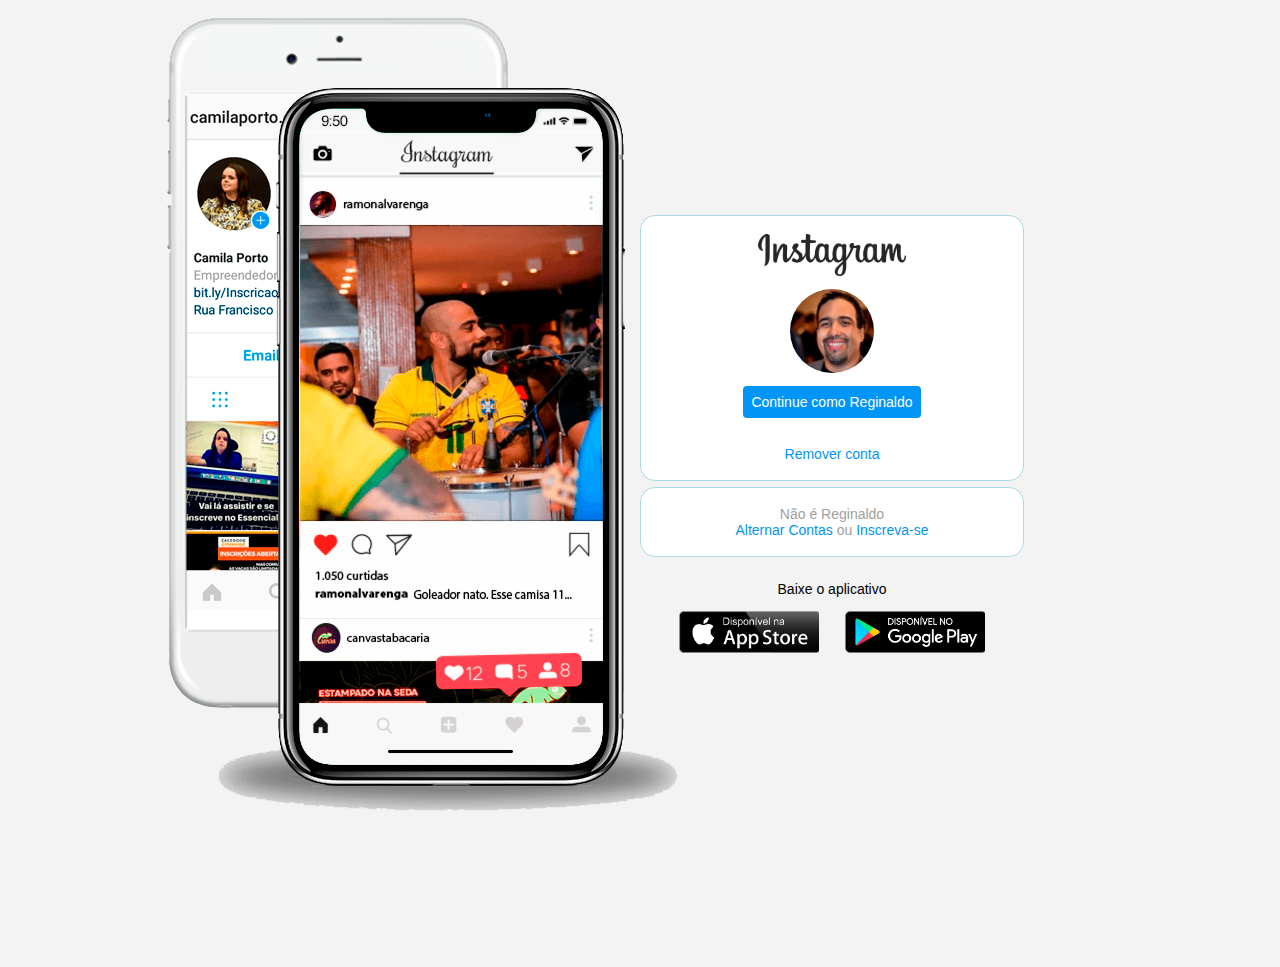
<file: Projetos/index.html>
<!DOCTYPE html>
<html lang="pt-BR">
<head>
    <meta charset="UTF-8">
    <link rel="stylesheet" href="./css/style.css">
    <title>Instagram de Reginaldo</title>
</head>
<body>
    <div class="corpo_da_pagina">
        <div class="coluna_esquerda">
            <img src="./image/celular.png" alt="Foto de um celulara">
        </div>
        <div class="coluna_direita">
            <div class="grupo_branco">
                <img src="./image/instagram-logo.png" class="logo" alt="Logomarca do Instagram">
                <div class="foto_perfil">
                    <img src="./image/foto_minha.jpg" alt="Foto do meu perfil">
                </div>    
                
                <a href="./html/pag_res_continue.html" class="login">Continue como Reginaldo</a>
                <a href="./html/pag_res_logout.html" class="logout">Remover conta</a>
            </div>       
            <div class="grupo_branco">
                <p class="nao_conta">Não é Reginaldo</p>
                <p class="nao_conta">
                    <span class="link_azul"><a href="./html/pag_res_trocar.html" class="link_azul">Alternar Contas</a></span>
                    ou 
                    <span class="link_azul"><a href="./html/pag_res_ins.html" class="link_azul">Inscreva-se</a></span>
                </p>
            </div>
                <div class="baixar_app">
                    <p class="baixar">Baixe o aplicativo</p>
                    <div class="botoes">
                        <a href="./html/pag_res_apple.html" class="baixe_app"></a>
                        <a href="./html/pag_res_google.html" class="baixe_app"></a>
                    </div>
                </div>
        </div>
    </div>
    
</body>






</html>
</file>
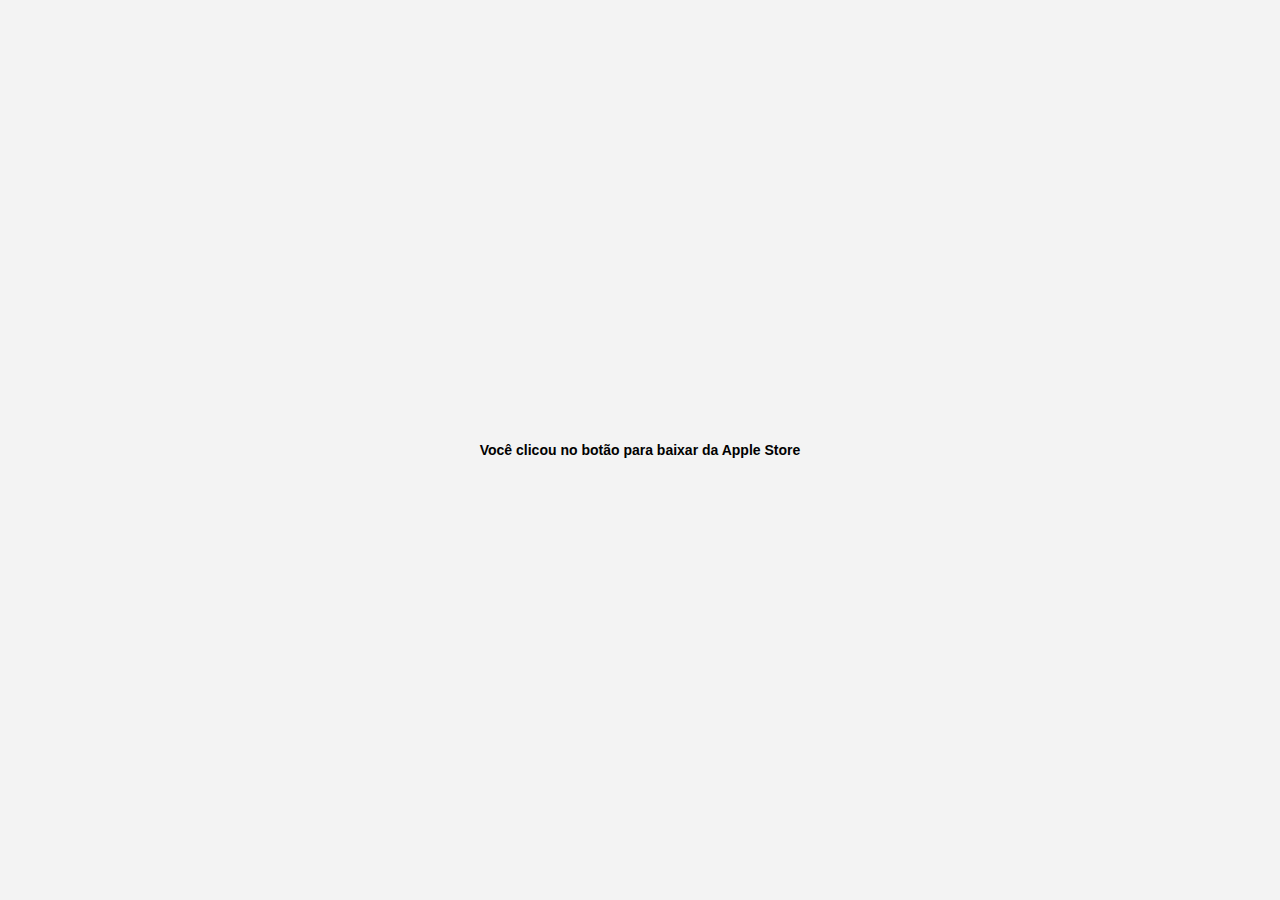
<file: Projetos/html/pag_res_apple.html>
<!DOCTYPE html>
<html lang="pt-BR">
<head>
    <meta charset="UTF-8">
    <link rel="stylesheet" href="../css/style.css">
    <title>Página de Resposta Apple</title>
</head>
<body>
    <div class="respostas">
        <h1>Você clicou no botão para baixar da Apple Store</h1>
    </div>
</body>
</file>
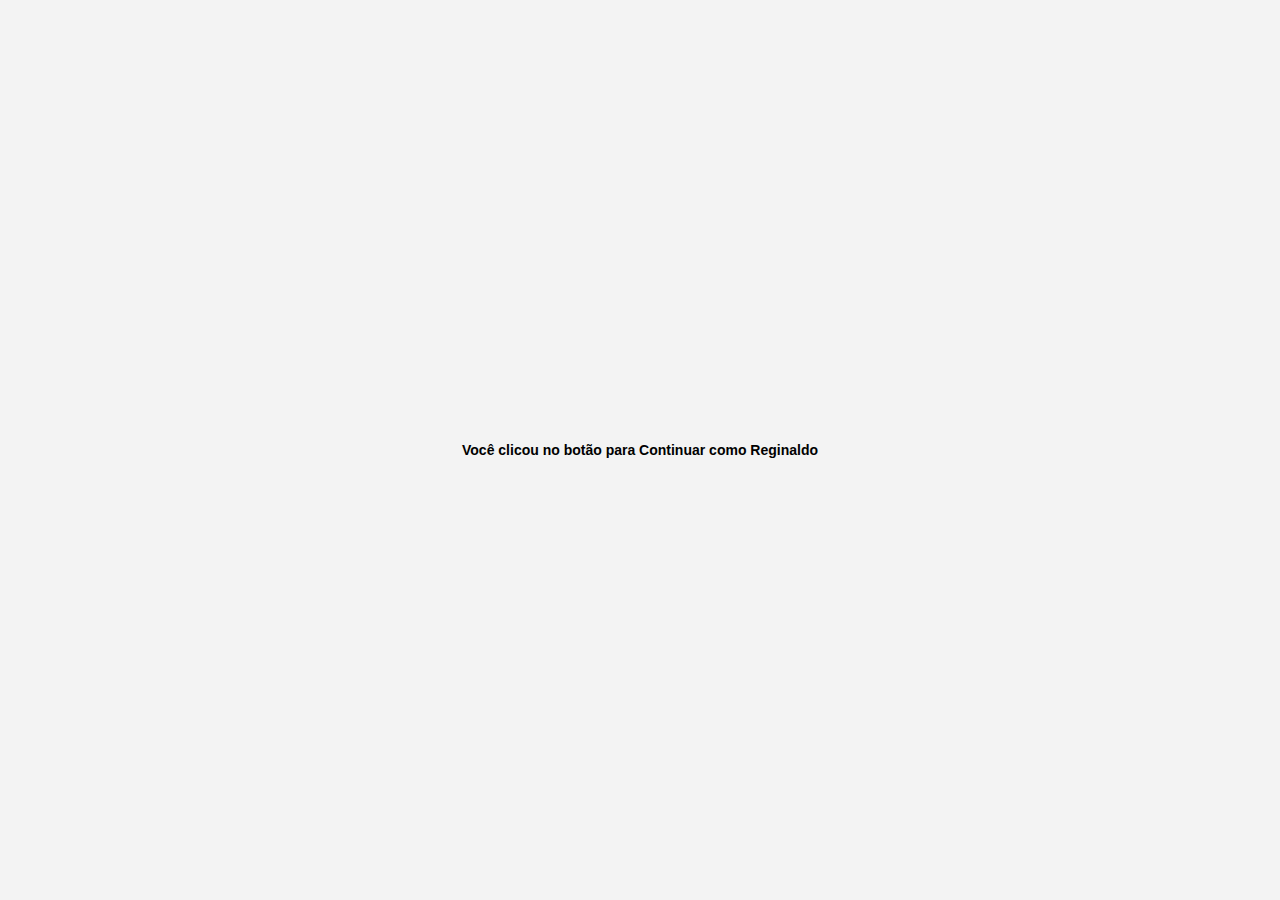
<file: Projetos/html/pag_res_continue.html>
<!DOCTYPE html>
<html lang="pt-BR">
<head>
    <meta charset="UTF-8">
    <link rel="stylesheet" href="../css/style.css">
    <title>Página de Continuação</title>
</head>
<body>
    <div class="respostas">
        <h1>Você clicou no botão para Continuar como Reginaldo</h1>
    </div>
</body>
</file>
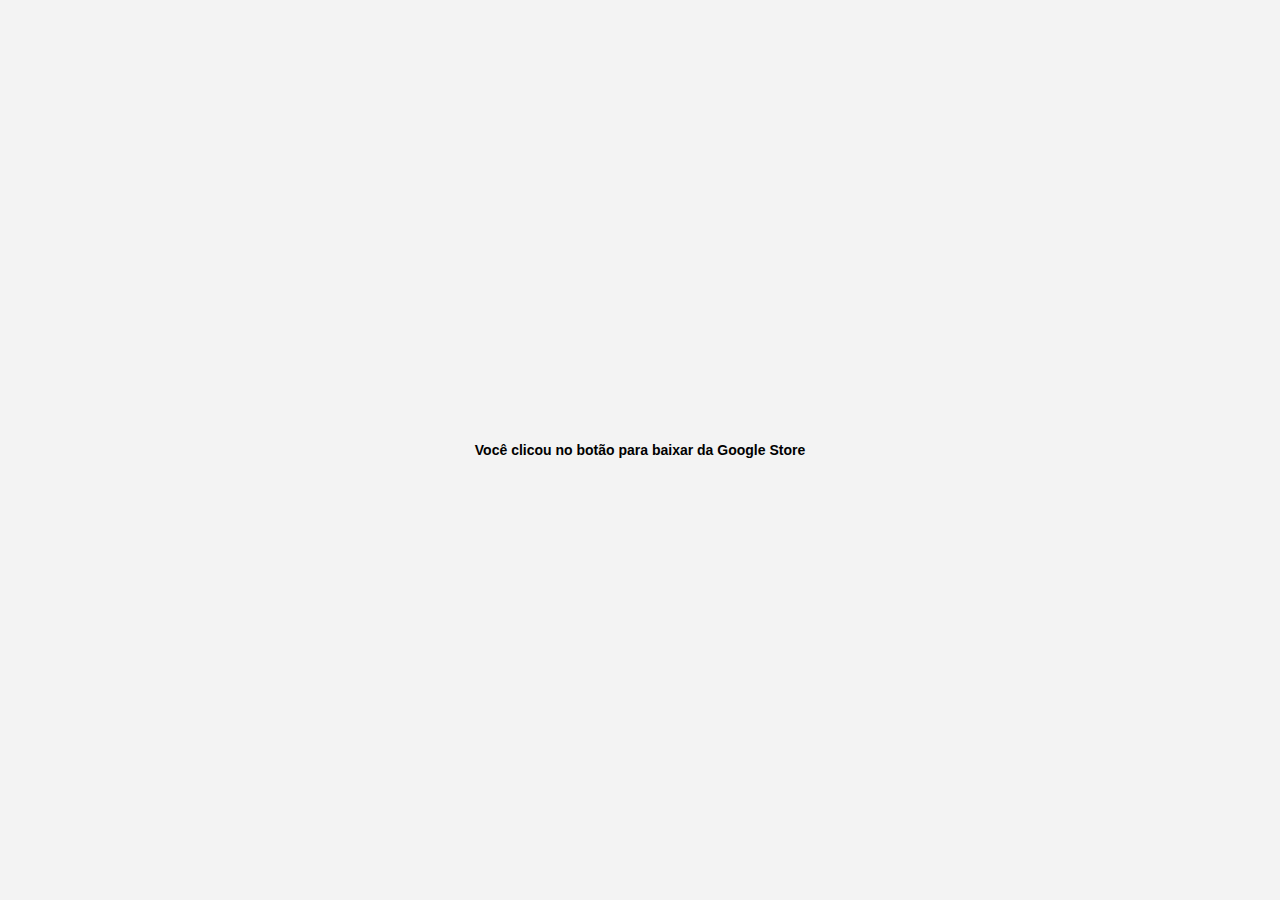
<file: Projetos/html/pag_res_google.html>
<!DOCTYPE html>
<html lang="pt-BR">
<head>
    <meta charset="UTF-8">
    <link rel="stylesheet" href="../css/style.css">
    <title>Página de Resposta Google</title>
</head>
<body>
    <div class="respostas">
        <h1>Você clicou no botão para baixar da Google Store</h1>
    </div>
</body>
</file>
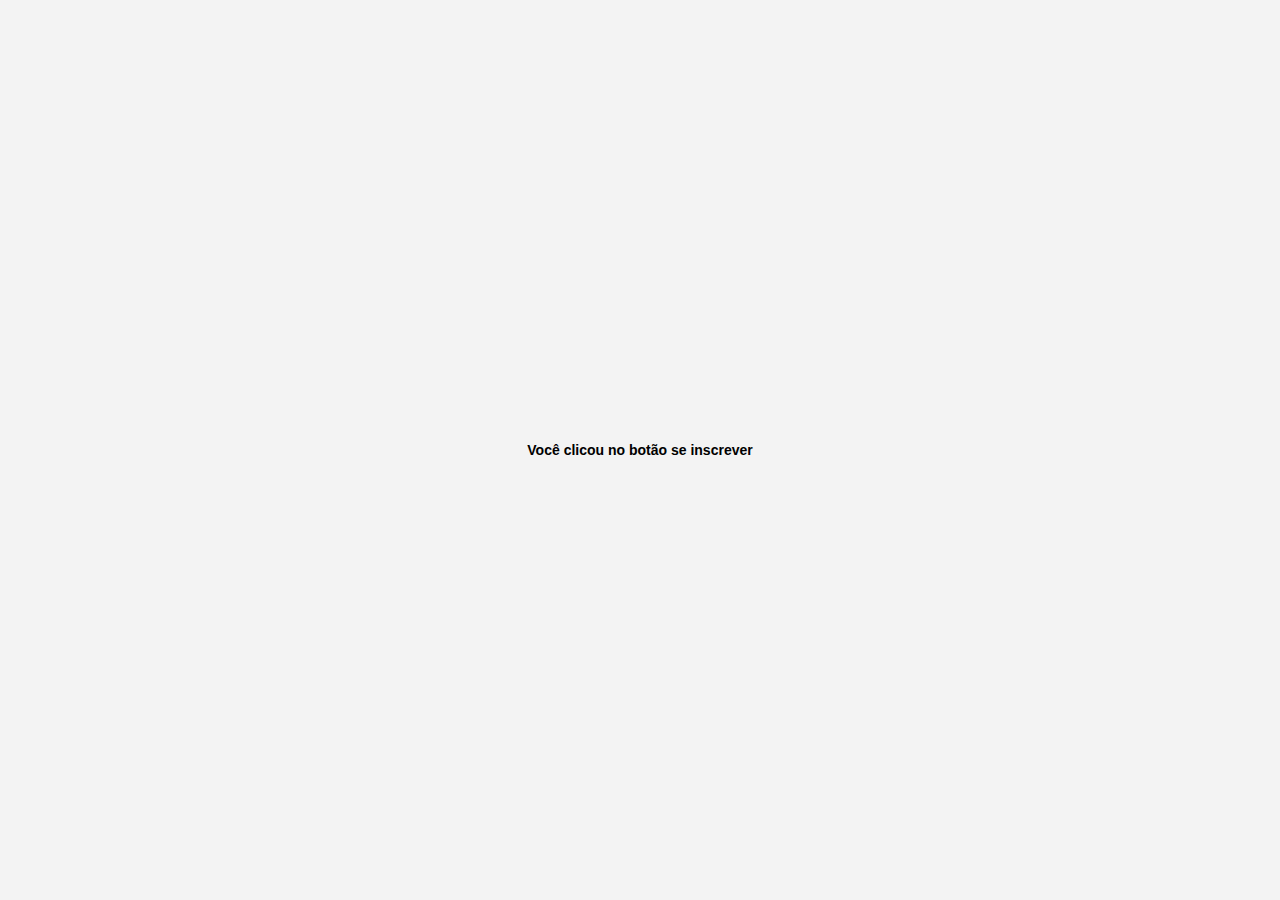
<file: Projetos/html/pag_res_ins.html>
<!DOCTYPE html>
<html lang="pt-BR">
<head>
    <meta charset="UTF-8">
    <link rel="stylesheet" href="../css/style.css">
    <title>Página de Inscrição</title>
</head>
<body>
    <div class="respostas">
        <h1>Você clicou no botão se inscrever</h1>
    </div>
</body>
</file>
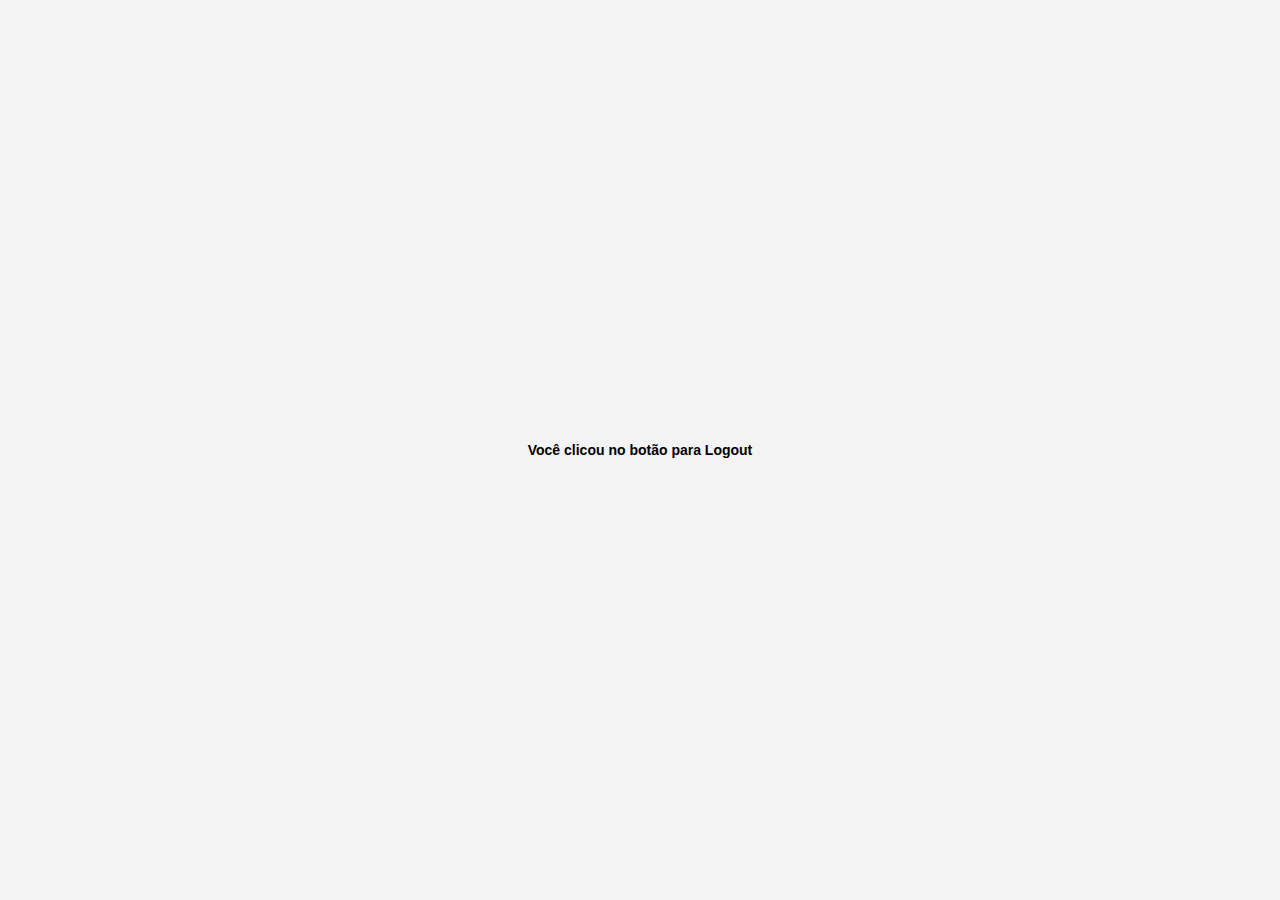
<file: Projetos/html/pag_res_logout.html>
<!DOCTYPE html>
<html lang="pt-BR">
<head>
    <meta charset="UTF-8">
    <link rel="stylesheet" href="../css/style.css">
    <title>Página de Logout</title>
</head>
<body>
    <div class="respostas">
        <h1>Você clicou no botão para Logout</h1>
    </div>
</body>
</file>
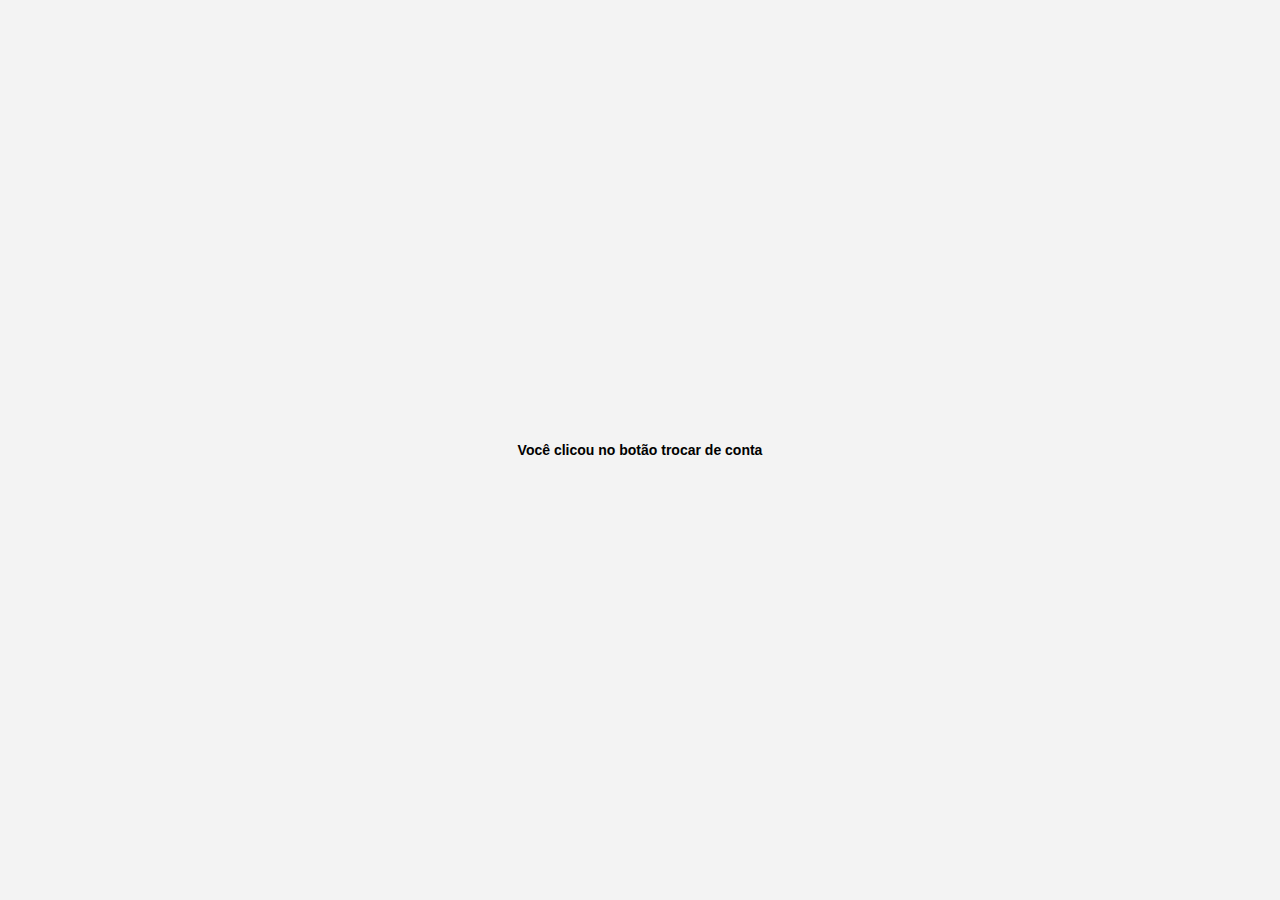
<file: Projetos/html/pag_res_trocar.html>
<!DOCTYPE html>
<html lang="pt-BR">
<head>
    <meta charset="UTF-8">
    <link rel="stylesheet" href="../css/style.css">
    <title>Página de Troca de Contas</title>
</head>
<body>
    <div class="respostas">
        <h1>Você clicou no botão trocar de conta</h1>
    </div>
</body>
</file>
<file: Projetos/css/style.css>
*{
    padding: 0;
    margin: 0;
    box-sizing: border-box;
    text-decoration: none;
    font-family: sans-serif;
    font-size: 14px;
}

body{
    width: 100%;
    min-height: 100vh;
    background-color: rgb(243, 243, 243);
    margin: 0;
    padding: 0;
    display: flex;
    justify-content: center;
}

.corpo_da_pagina{
    display: flex;
    align-items: center;
    justify-content: start;
    width: 60%;
    height: 100vh;
}

.coluna_esquerda{
    display: flex;
    align-items: center;
    justify-content: center;
    width: 50%;
}

.coluna_esquerda{
    height: 100vh;

}

.coluna_direita{
    display: flex;
    align-items: center;
    justify-content: space-around;
    flex-direction: column;
    width: 50%;
    min-height: 34rem;
}

.grupo_branco{
    display: flex;
    justify-content: space-between;
    align-items: center;
    flex-direction: column;
    background-color: #ffffff;
    width: 100%;
    padding: 1.3rem 0;
    border: 1px solid lightblue;
    border-radius: 15px;
}

.grupo_branco:nth-child(1){
    min-height: 19rem;
}

.logo{
    height: 3rem;
}

.foto_perfil{
    display: flex;
    justify-content: center;
    align-items: center;
    flex-direction: column;
    border-radius: 50%;
    overflow: hidden;
}

.foto_perfil img {
    height: 6rem;     
}

.login {
    background-color: #0095f6;
    color: #ffffff;
    padding: 8px;
    border-radius: 4px;
}

.logout {
    color: #0095f6;
    margin-top: 1rem;
}

.nao_conta {
    color: rgb(160, 160, 160);
}

.link_azul {
    color: #0095f6;
}

.baixar_app{
    display: flex;
    flex-direction: column;
    align-items: center;
    justify-content: center;
    width: 100%;
    padding: 1.3rem 0;

}

.botoes{
    display: flex;
    width: 100%;
    justify-content: space-evenly;
    align-items: center;
    padding: 1rem;

}

.baixe_app{
    height: 3rem;
    width: 10rem;
    background-size: cover;


}

.baixe_app:nth-child(1){
    background-image: url('../image/app-store-badge.png');
}

.baixe_app:nth-child(2){
    background-image: url('../image/google-play-badge.png');
}

@media (max-width: 1024px){
    .corpo_da_pagina{
        width: 90%;
    }
}

@media (max-width: 650px){
    body{
        background-color: #ffffff;
    }
    .corpo_da_pagina{
        width: 90%;
    }
    .coluna_esquerda{
        display: none;
    }
    .coluna_direita{
        width: 100%;
    }
    .grupo_branco{
     border: 1px solid transparent;   
    }
}

.respostas{
    display: flex;
    align-items: center;
    justify-content: center;
    flex-direction: column;
}
</file>
